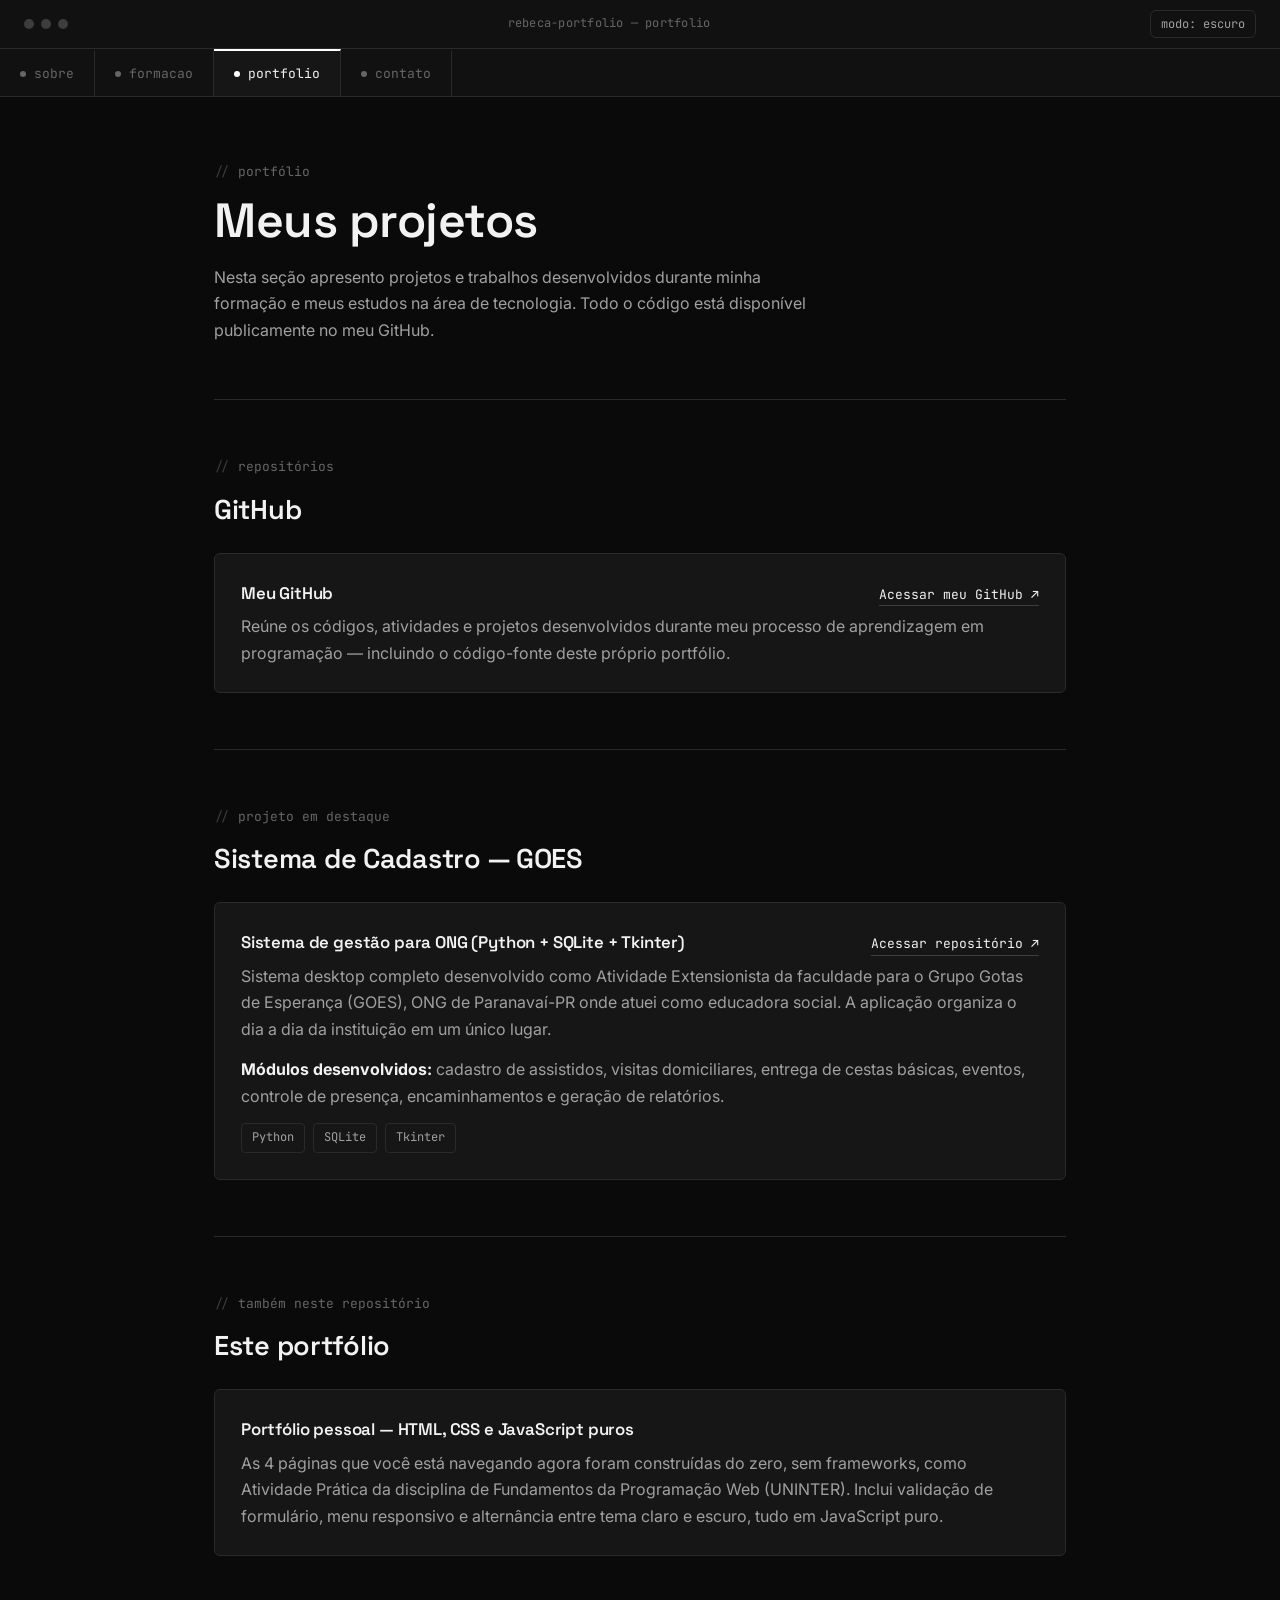
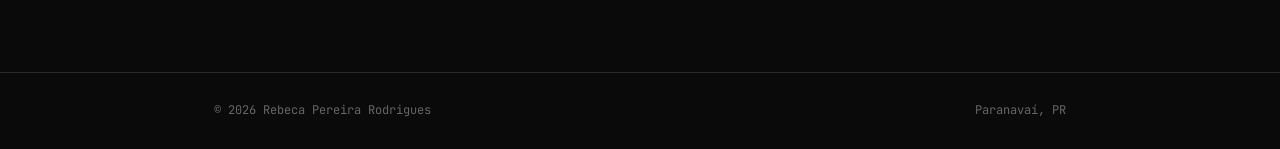
<file: index.html>
<!DOCTYPE html>
<html lang="pt-br">
<head>
  <meta charset="UTF-8">
  <meta name="viewport" content="width=device-width, initial-scale=1.0">
  <title>Rebeca Pereira Rodrigues — Portfólio</title>
  <meta name="description" content="Projetos e repositório GitHub de Rebeca Pereira Rodrigues.">

  <link rel="preconnect" href="https://fonts.googleapis.com">
  <link href="https://fonts.googleapis.com/css2?family=Space+Grotesk:wght@500;600;700&family=Inter:wght@400;500&family=JetBrains+Mono:wght@400;500&display=swap" rel="stylesheet">

  <link rel="stylesheet" href="style.css">
</head>
<body>

  <header class="editor-window">
    <div class="title-bar">
      <div class="dots"><span></span><span></span><span></span></div>
      <span class="path">rebeca-portfolio — portfolio</span>
      <button id="theme-toggle" class="theme-toggle" type="button">modo: escuro</button>
    </div>

    <div style="display:flex; align-items:center; justify-content:space-between;">
      <nav class="tab-bar" id="tab-bar">
        <a class="tab" href="sobre.html"><span class="dot"></span>sobre</a>
        <a class="tab" href="formacao.html"><span class="dot"></span>formacao</a>
        <a class="tab active" href="index.html"><span class="dot"></span>portfolio</a>
        <a class="tab" href="contato.html"><span class="dot"></span>contato</a>
      </nav>
      <button id="nav-toggle" class="nav-toggle" type="button" aria-expanded="false" aria-controls="tab-bar">menu ☰</button>
    </div>
  </header>

  <main>
    <div class="wrap">

      <section>
        <p class="section-label">portfólio</p>
        <h1 style="margin-bottom: 16px;">Meus projetos</h1>
        <p style="max-width: 60ch;">
          Nesta seção apresento projetos e trabalhos desenvolvidos durante minha
          formação e meus estudos na área de tecnologia. Todo o código está
          disponível publicamente no meu GitHub.
        </p>
      </section>

      <hr class="divider">

      <!-- ===================== GITHUB ===================== -->
      <section>
        <p class="section-label">repositórios</p>
        <h2>GitHub</h2>
        <div class="project-card">
          <div class="project-head">
            <h3>Meu GitHub</h3>
            <a class="project-link" href="https://github.com/rebecapereirarehb" target="_blank" rel="noopener">Acessar meu GitHub ↗</a>
          </div>
          <p>
            Reúne os códigos, atividades e projetos desenvolvidos durante meu
            processo de aprendizagem em programação — incluindo o código-fonte
            deste próprio portfólio.
          </p>
        </div>
      </section>

      <hr class="divider">

      <!-- ===================== PROJETO EM DESTAQUE ===================== -->
      <section>
        <p class="section-label">projeto em destaque</p>
        <h2>Sistema de Cadastro — GOES</h2>
        <div class="project-card">
          <div class="project-head">
            <h3>Sistema de gestão para ONG (Python + SQLite + Tkinter)</h3>
            <a class="project-link" href="https://github.com/rebecapereirarehb/Clinica-Reabilitar" target="_blank" rel="noopener">Acessar repositório ↗</a>
          </div>
          <p style="margin-bottom: 14px;">
            Sistema desktop completo desenvolvido como Atividade Extensionista da
            faculdade para o Grupo Gotas de Esperança (GOES), ONG de Paranavaí-PR
            onde atuei como educadora social. A aplicação organiza o dia a dia da
            instituição em um único lugar.
          </p>
          <p style="margin-bottom: 14px;">
            <strong style="color: var(--text);">Módulos desenvolvidos:</strong>
            cadastro de assistidos, visitas domiciliares, entrega de cestas
            básicas, eventos, controle de presença, encaminhamentos e geração de
            relatórios.
          </p>
          <div class="tag-list">
            <span class="tag">Python</span>
            <span class="tag">SQLite</span>
            <span class="tag">Tkinter</span>
          </div>
        </div>
      </section>

      <hr class="divider">

      <!-- ===================== ESTE PORTFÓLIO ===================== -->
      <section>
        <p class="section-label">também neste repositório</p>
        <h2>Este portfólio</h2>
        <div class="project-card">
          <div class="project-head">
            <h3>Portfólio pessoal — HTML, CSS e JavaScript puros</h3>
          </div>
          <p>
            As 4 páginas que você está navegando agora foram construídas do zero,
            sem frameworks, como Atividade Prática da disciplina de Fundamentos da
            Programação Web (UNINTER). Inclui validação de formulário, menu
            responsivo e alternância entre tema claro e escuro, tudo em
            JavaScript puro.
          </p>
        </div>
      </section>

    </div>
  </main>

  <footer>
    <div class="wrap">
      <p>© 2026 Rebeca Pereira Rodrigues</p>
      <p>Paranavaí, PR</p>
    </div>
  </footer>

  <script src="script.js"></script>
</body>
</html>
</file>
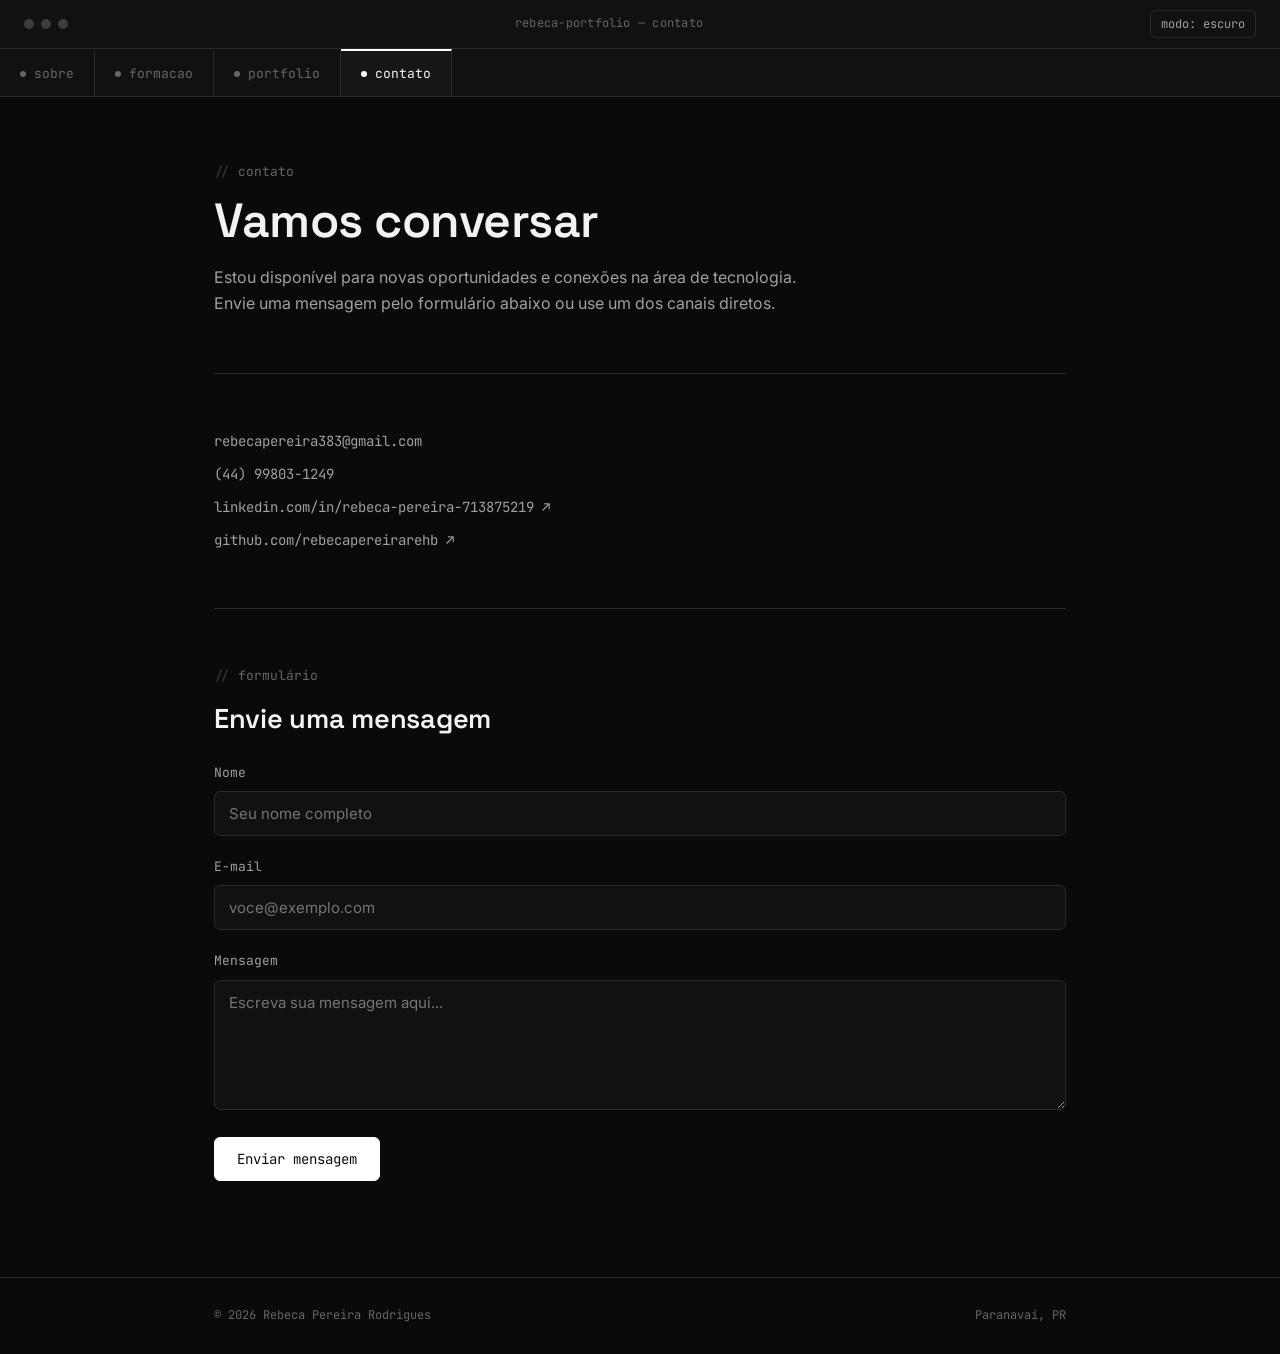
<file: contato.html>
<!DOCTYPE html>
<html lang="pt-br">
<head>
  <meta charset="UTF-8">
  <meta name="viewport" content="width=device-width, initial-scale=1.0">
  <title>Rebeca Pereira Rodrigues — Contato</title>
  <meta name="description" content="Fale com Rebeca Pereira Rodrigues.">

  <link rel="preconnect" href="https://fonts.googleapis.com">
  <link href="https://fonts.googleapis.com/css2?family=Space+Grotesk:wght@500;600;700&family=Inter:wght@400;500&family=JetBrains+Mono:wght@400;500&display=swap" rel="stylesheet">

  <link rel="stylesheet" href="style.css">
</head>
<body>

  <header class="editor-window">
    <div class="title-bar">
      <div class="dots"><span></span><span></span><span></span></div>
      <span class="path">rebeca-portfolio — contato</span>
      <button id="theme-toggle" class="theme-toggle" type="button">modo: escuro</button>
    </div>

    <div style="display:flex; align-items:center; justify-content:space-between;">
      <nav class="tab-bar" id="tab-bar">
        <a class="tab" href="sobre.html"><span class="dot"></span>sobre</a>
        <a class="tab" href="formacao.html"><span class="dot"></span>formacao</a>
        <a class="tab" href="index.html"><span class="dot"></span>portfolio</a>
        <a class="tab active" href="contato.html"><span class="dot"></span>contato</a>
      </nav>
      <button id="nav-toggle" class="nav-toggle" type="button" aria-expanded="false" aria-controls="tab-bar">menu ☰</button>
    </div>
  </header>

  <main>
    <div class="wrap">

      <section>
        <p class="section-label">contato</p>
        <h1 style="margin-bottom: 16px;">Vamos conversar</h1>
        <p style="max-width: 60ch;">
          Estou disponível para novas oportunidades e conexões na área de
          tecnologia. Envie uma mensagem pelo formulário abaixo ou use um dos
          canais diretos.
        </p>
      </section>

      <hr class="divider">

      <!-- ===================== CANAIS DIRETOS ===================== -->
      <section>
        <div class="contact-info">
          <a href="mailto:rebecapereira383@gmail.com">rebecapereira383@gmail.com</a>
          <span>(44) 99803-1249</span>
          <a href="https://linkedin.com/in/rebeca-pereira-713875219" target="_blank" rel="noopener">linkedin.com/in/rebeca-pereira-713875219 ↗</a>
          <a href="https://github.com/rebecapereirarehb" target="_blank" rel="noopener">github.com/rebecapereirarehb ↗</a>
        </div>
      </section>

      <hr class="divider">

      <!-- ===================== FORMULÁRIO DE CONTATO ===================== -->
      <section>
        <p class="section-label">formulário</p>
        <h2>Envie uma mensagem</h2>

        <!-- 
          Formulário validado em JavaScript (script.js):
          - nome, e-mail e mensagem são obrigatórios
          - o e-mail precisa ter um formato válido (usuario@dominio.com)
          - o envio é simulado (não há back-end real nesta atividade)
        -->
        <form id="contact-form" novalidate>
          <div class="form-group">
            <label for="name">Nome</label>
            <input type="text" id="name" name="name" placeholder="Seu nome completo">
            <p class="field-error" id="name-error"></p>
          </div>

          <div class="form-group">
            <label for="email">E-mail</label>
            <input type="email" id="email" name="email" placeholder="voce@exemplo.com">
            <p class="field-error" id="email-error"></p>
          </div>

          <div class="form-group">
            <label for="message">Mensagem</label>
            <textarea id="message" name="message" placeholder="Escreva sua mensagem aqui..."></textarea>
            <p class="field-error" id="message-error"></p>
          </div>

          <button type="submit" class="btn-primary">Enviar mensagem</button>

          <p class="form-feedback" id="form-feedback" role="status" aria-live="polite"></p>
        </form>
      </section>

    </div>
  </main>

  <footer>
    <div class="wrap">
      <p>© 2026 Rebeca Pereira Rodrigues</p>
      <p>Paranavaí, PR</p>
    </div>
  </footer>

  <script src="script.js"></script>
</body>
</html>
</file>
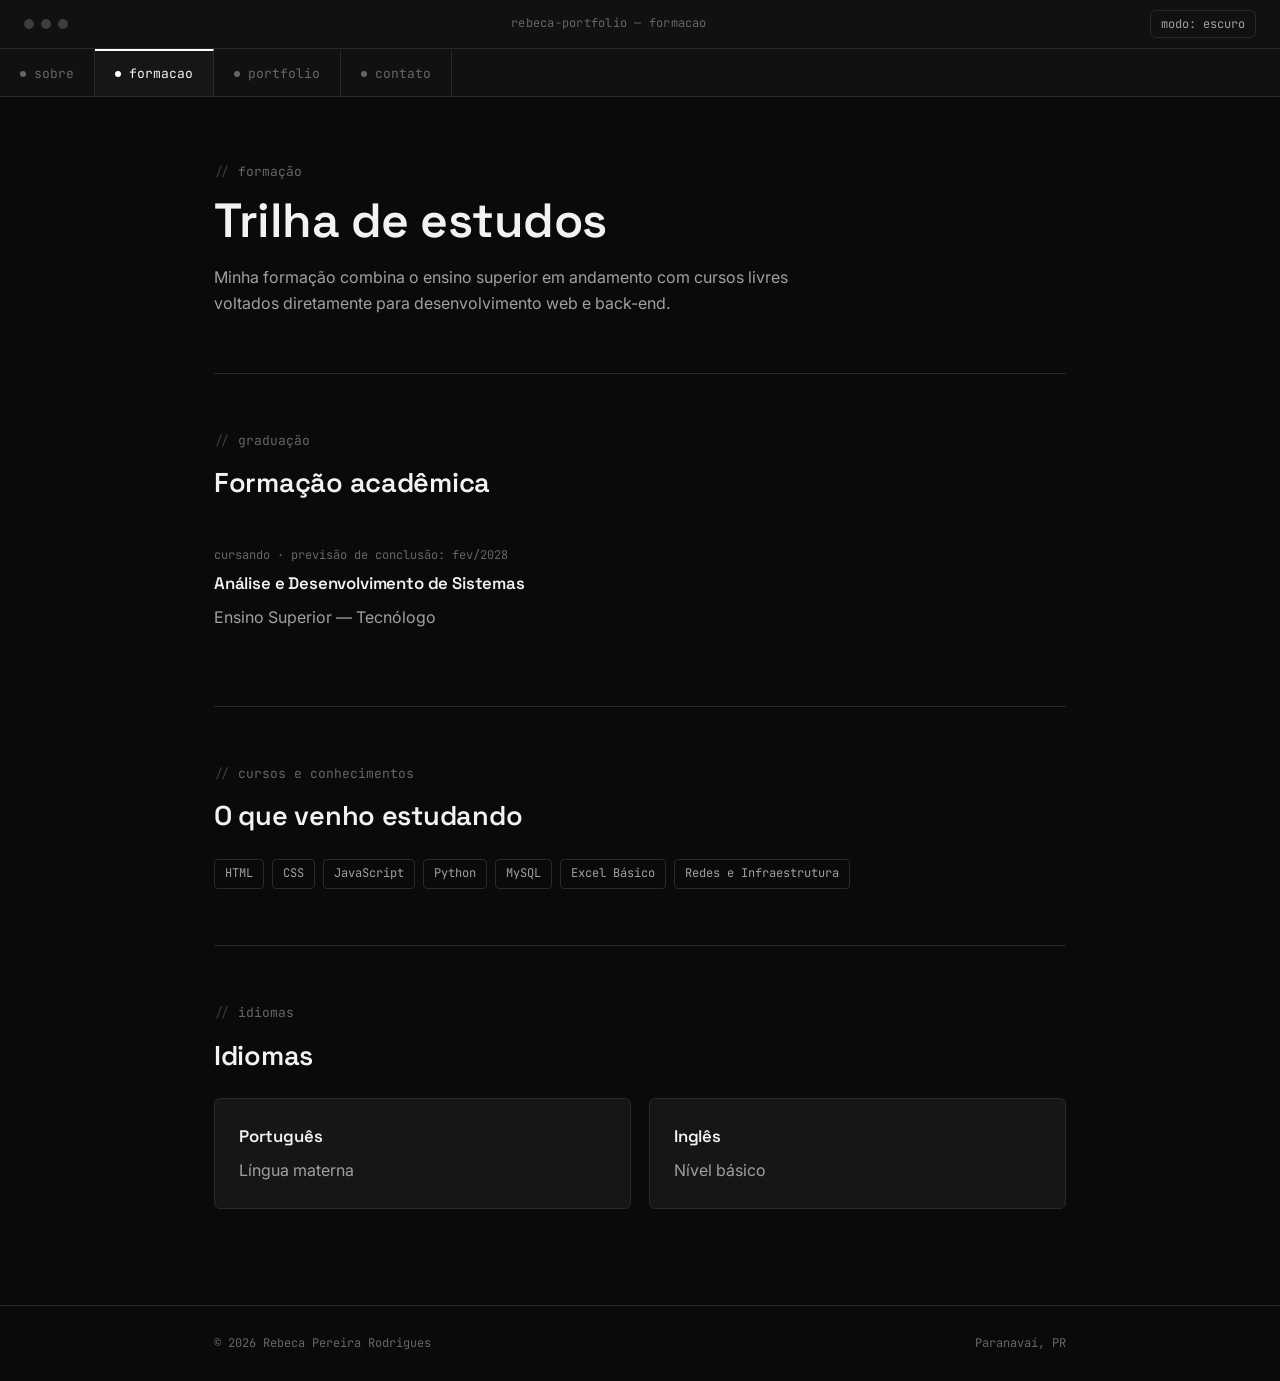
<file: formacao.html>
<!DOCTYPE html>
<html lang="pt-br">
<head>
  <meta charset="UTF-8">
  <meta name="viewport" content="width=device-width, initial-scale=1.0">
  <title>Rebeca Pereira Rodrigues — Formação</title>
  <meta name="description" content="Formação acadêmica, cursos e idiomas de Rebeca Pereira Rodrigues.">

  <link rel="preconnect" href="https://fonts.googleapis.com">
  <link href="https://fonts.googleapis.com/css2?family=Space+Grotesk:wght@500;600;700&family=Inter:wght@400;500&family=JetBrains+Mono:wght@400;500&display=swap" rel="stylesheet">

  <link rel="stylesheet" href="style.css">
</head>
<body>

  <header class="editor-window">
    <div class="title-bar">
      <div class="dots"><span></span><span></span><span></span></div>
      <span class="path">rebeca-portfolio — formacao</span>
      <button id="theme-toggle" class="theme-toggle" type="button">modo: escuro</button>
    </div>

    <div style="display:flex; align-items:center; justify-content:space-between;">
      <nav class="tab-bar" id="tab-bar">
        <a class="tab" href="sobre.html"><span class="dot"></span>sobre</a>
        <a class="tab active" href="formacao.html"><span class="dot"></span>formacao</a>
        <a class="tab" href="index.html"><span class="dot"></span>portfolio</a>
        <a class="tab" href="contato.html"><span class="dot"></span>contato</a>
      </nav>
      <button id="nav-toggle" class="nav-toggle" type="button" aria-expanded="false" aria-controls="tab-bar">menu ☰</button>
    </div>
  </header>

  <main>
    <div class="wrap">

      <section>
        <p class="section-label">formação</p>
        <h1 style="margin-bottom: 16px;">Trilha de estudos</h1>
        <p style="max-width: 60ch;">
          Minha formação combina o ensino superior em andamento com cursos livres
          voltados diretamente para desenvolvimento web e back-end.
        </p>
      </section>

      <hr class="divider">

      <!-- ===================== FORMAÇÃO ACADÊMICA ===================== -->
      <section>
        <p class="section-label">graduação</p>
        <h2>Formação acadêmica</h2>
        <div class="timeline-item">
          <p class="meta">cursando · previsão de conclusão: fev/2028</p>
          <h3>Análise e Desenvolvimento de Sistemas</h3>
          <p>Ensino Superior — Tecnólogo</p>
        </div>
      </section>

      <hr class="divider">

      <!-- ===================== CURSOS E CONHECIMENTOS ===================== -->
      <section>
        <p class="section-label">cursos e conhecimentos</p>
        <h2>O que venho estudando</h2>
        <div class="tag-list">
          <span class="tag">HTML</span>
          <span class="tag">CSS</span>
          <span class="tag">JavaScript</span>
          <span class="tag">Python</span>
          <span class="tag">MySQL</span>
          <span class="tag">Excel Básico</span>
          <span class="tag">Redes e Infraestrutura</span>
        </div>
      </section>

      <hr class="divider">

      <!-- ===================== IDIOMAS ===================== -->
      <section>
        <p class="section-label">idiomas</p>
        <h2>Idiomas</h2>
        <div class="grid-2">
          <div class="card">
            <h3>Português</h3>
            <p>Língua materna</p>
          </div>
          <div class="card">
            <h3>Inglês</h3>
            <p>Nível básico</p>
          </div>
        </div>
      </section>

    </div>
  </main>

  <footer>
    <div class="wrap">
      <p>© 2026 Rebeca Pereira Rodrigues</p>
      <p>Paranavaí, PR</p>
    </div>
  </footer>

  <script src="script.js"></script>
</body>
</html>
</file>
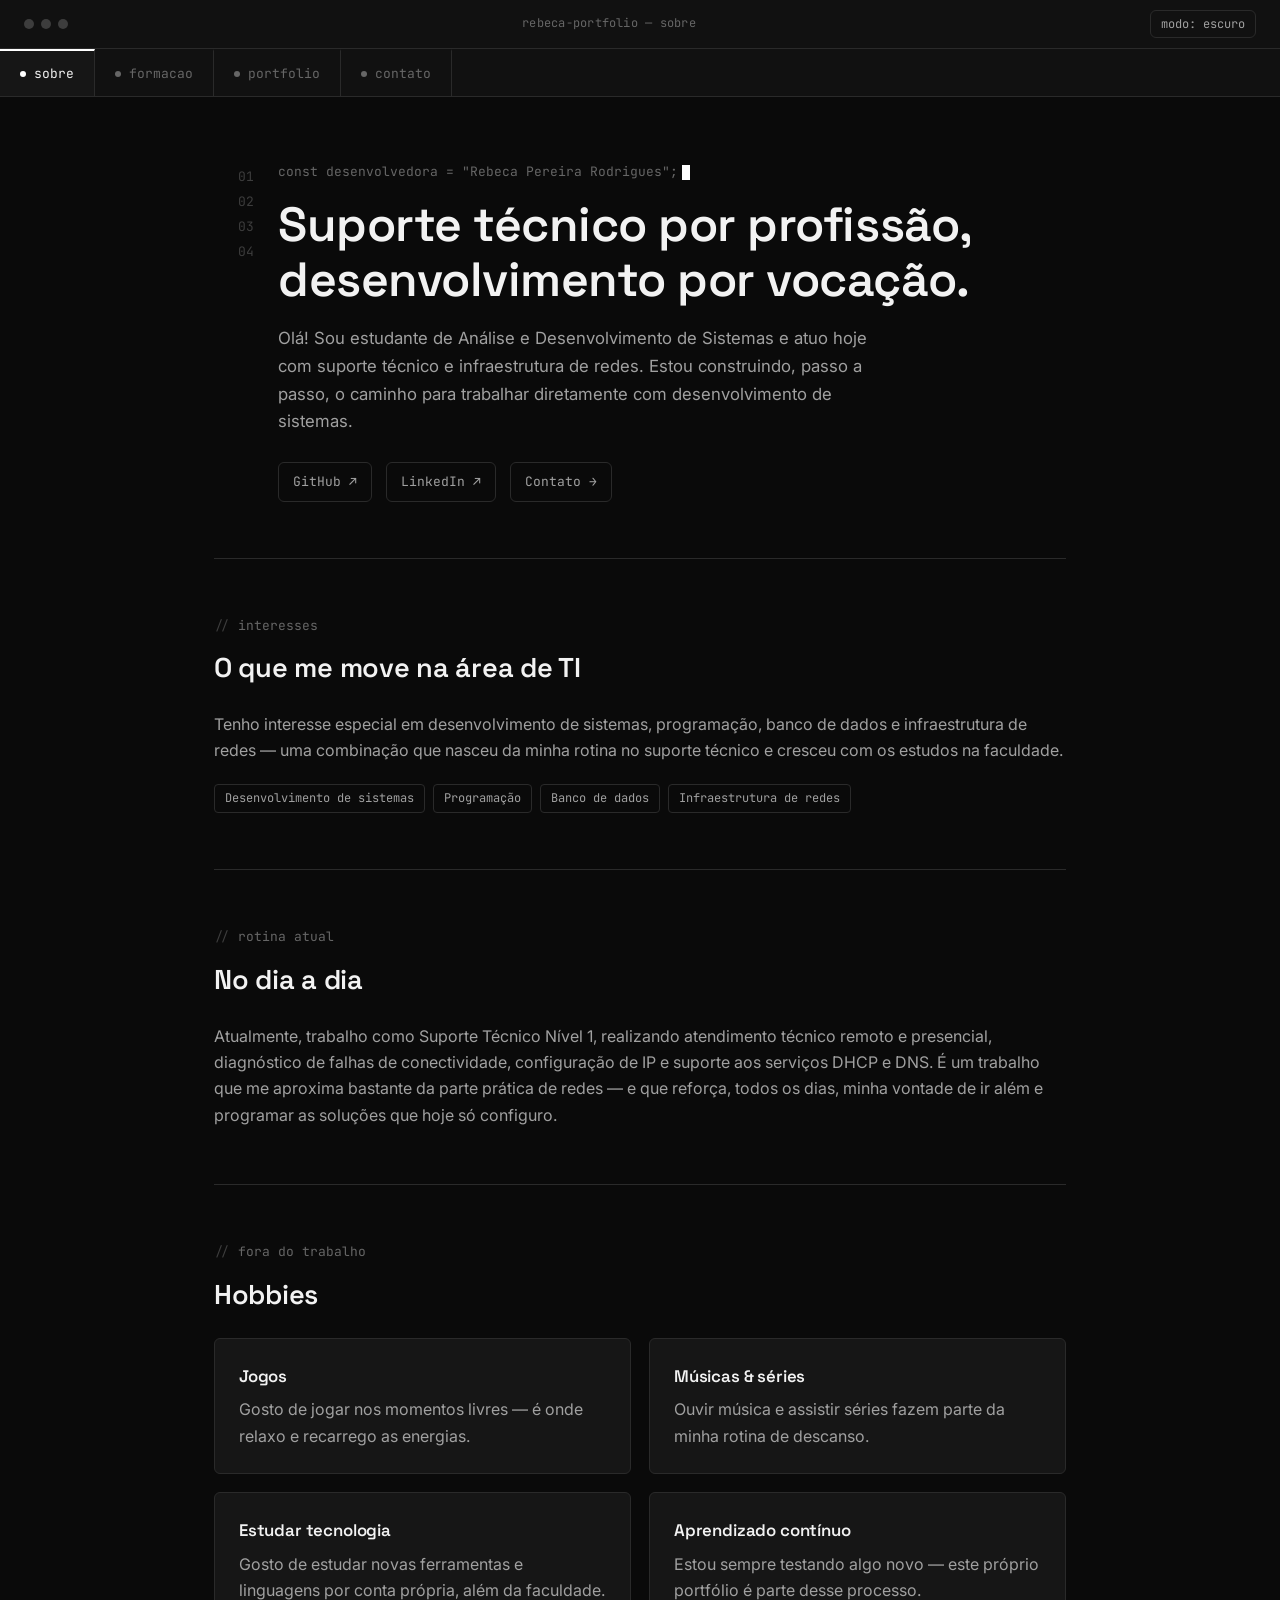
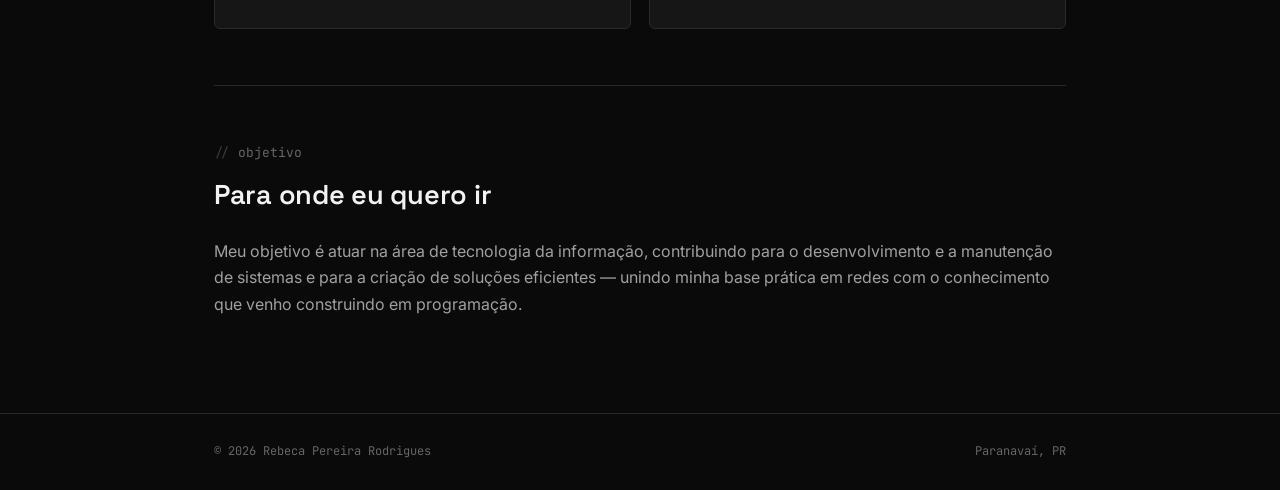
<file: sobre.html>
<!DOCTYPE html>
<html lang="pt-br">
<head>
  <meta charset="UTF-8">
  <meta name="viewport" content="width=device-width, initial-scale=1.0">
  <title>Rebeca Pereira Rodrigues — Sobre mim</title>
  <meta name="description" content="Portfólio pessoal de Rebeca Pereira Rodrigues, estudante de Análise e Desenvolvimento de Sistemas.">

  <!-- Fontes: Space Grotesk (títulos), Inter (texto), JetBrains Mono (labels/código) -->
  <link rel="preconnect" href="https://fonts.googleapis.com">
  <link href="https://fonts.googleapis.com/css2?family=Space+Grotesk:wght@500;600;700&family=Inter:wght@400;500&family=JetBrains+Mono:wght@400;500&display=swap" rel="stylesheet">

  <link rel="stylesheet" href="style.css">
</head>
<body>

  <!-- ===================== JANELA DO EDITOR / MENU ===================== -->
  <header class="editor-window">
    <div class="title-bar">
      <div class="dots"><span></span><span></span><span></span></div>
      <span class="path">rebeca-portfolio — sobre</span>
      <button id="theme-toggle" class="theme-toggle" type="button">modo: escuro</button>
    </div>

    <div style="display:flex; align-items:center; justify-content:space-between;">
      <!-- Menu principal: mesmo em todas as páginas -->
      <nav class="tab-bar" id="tab-bar">
        <a class="tab active" href="sobre.html"><span class="dot"></span>sobre</a>
        <a class="tab" href="formacao.html"><span class="dot"></span>formacao</a>
        <a class="tab" href="index.html"><span class="dot"></span>portfolio</a>
        <a class="tab" href="contato.html"><span class="dot"></span>contato</a>
      </nav>
      <button id="nav-toggle" class="nav-toggle" type="button" aria-expanded="false" aria-controls="tab-bar">menu ☰</button>
    </div>
  </header>

  <main>
    <div class="wrap">

      <!-- ===================== HERO / APRESENTAÇÃO ===================== -->
      <!-- Sem foto, conforme pedido — a "gutter" imita números de linha de um editor de código -->
      <section class="hero">
        <div class="gutter" aria-hidden="true">01<br>02<br>03<br>04</div>
        <div class="hero-content">
          <p class="kicker">const desenvolvedora = "Rebeca Pereira Rodrigues";<span class="cursor"></span></p>
          <h1>Suporte técnico por profissão,<br>desenvolvimento por vocação.</h1>
          <p class="lead">
            Olá! Sou estudante de Análise e Desenvolvimento de Sistemas e atuo hoje
            com suporte técnico e infraestrutura de redes. Estou construindo, passo a
            passo, o caminho para trabalhar diretamente com desenvolvimento de sistemas.
          </p>

          <div class="socials">
            <a href="https://github.com/rebecapereirarehb" target="_blank" rel="noopener">GitHub ↗</a>
            <a href="https://linkedin.com/in/rebeca-pereira-713875219" target="_blank" rel="noopener">LinkedIn ↗</a>
            <a href="contato.html">Contato →</a>
          </div>
        </div>
      </section>

      <hr class="divider">

      <!-- ===================== INTERESSES EM TECNOLOGIA ===================== -->
      <section>
        <p class="section-label">interesses</p>
        <h2>O que me move na área de TI</h2>
        <p style="margin-bottom: 20px;">
          Tenho interesse especial em desenvolvimento de sistemas, programação,
          banco de dados e infraestrutura de redes — uma combinação que nasceu da
          minha rotina no suporte técnico e cresceu com os estudos na faculdade.
        </p>
        <div class="tag-list">
          <span class="tag">Desenvolvimento de sistemas</span>
          <span class="tag">Programação</span>
          <span class="tag">Banco de dados</span>
          <span class="tag">Infraestrutura de redes</span>
        </div>
      </section>

      <hr class="divider">

      <!-- ===================== ROTINA ATUAL ===================== -->
      <section>
        <p class="section-label">rotina atual</p>
        <h2>No dia a dia</h2>
        <p>
          Atualmente, trabalho como Suporte Técnico Nível 1, realizando atendimento
          técnico remoto e presencial, diagnóstico de falhas de conectividade,
          configuração de IP e suporte aos serviços DHCP e DNS. É um trabalho que me
          aproxima bastante da parte prática de redes — e que reforça, todos os dias,
          minha vontade de ir além e programar as soluções que hoje só configuro.
        </p>
      </section>

      <hr class="divider">

      <!-- ===================== HOBBIES ===================== -->
      <section>
        <p class="section-label">fora do trabalho</p>
        <h2>Hobbies</h2>
        <div class="grid-2">
          <div class="card">
            <h3>Jogos</h3>
            <p>Gosto de jogar nos momentos livres — é onde relaxo e recarrego as energias.</p>
          </div>
          <div class="card">
            <h3>Músicas &amp; séries</h3>
            <p>Ouvir música e assistir séries fazem parte da minha rotina de descanso.</p>
          </div>
          <div class="card">
            <h3>Estudar tecnologia</h3>
            <p>Gosto de estudar novas ferramentas e linguagens por conta própria, além da faculdade.</p>
          </div>
          <div class="card">
            <h3>Aprendizado contínuo</h3>
            <p>Estou sempre testando algo novo — este próprio portfólio é parte desse processo.</p>
          </div>
        </div>
      </section>

      <hr class="divider">

      <!-- ===================== OBJETIVO PROFISSIONAL ===================== -->
      <section>
        <p class="section-label">objetivo</p>
        <h2>Para onde eu quero ir</h2>
        <p>
          Meu objetivo é atuar na área de tecnologia da informação, contribuindo para
          o desenvolvimento e a manutenção de sistemas e para a criação de soluções
          eficientes — unindo minha base prática em redes com o conhecimento que
          venho construindo em programação.
        </p>
      </section>

    </div>
  </main>

  <!-- ===================== RODAPÉ ===================== -->
  <footer>
    <div class="wrap">
      <p>© 2026 Rebeca Pereira Rodrigues</p>
      <p>Paranavaí, PR</p>
    </div>
  </footer>

  <script src="script.js"></script>
</body>
</html>
</file>
<file: style.css>
/* ===================================================================
   PORTFÓLIO — REBECA PEREIRA RODRIGUES
   Conceito visual: a página imita a janela de um editor de código
   (abas de arquivo, gutter com números de linha, terminal), já que
   todo o site foi construído no VS Code. Paleta estritamente em
   preto, cinza e branco — sem fotos, sem cores de destaque.
   =================================================================== */

/* ---------- Tokens de design (tema escuro = padrão) ---------- */
:root {
  --bg: #0a0a0a;
  --bg-alt: #111111;
  --surface: #161616;
  --surface-hover: #1e1e1e;
  --border: #2a2a2a;
  --border-strong: #3d3d3d;
  --text: #f2f2f2;
  --text-dim: #a0a0a0;
  --text-faint: #666666;
  --white: #ffffff;

  --font-display: "Space Grotesk", "Segoe UI", sans-serif;
  --font-body: "Inter", "Segoe UI", sans-serif;
  --font-mono: "JetBrains Mono", "Consolas", monospace;

  --radius: 6px;
  --transition: 0.2s ease;
}

/* ---------- Tema claro (alternável via JS) ---------- */
[data-theme="light"] {
  --bg: #f4f4f4;
  --bg-alt: #ffffff;
  --surface: #ffffff;
  --surface-hover: #ececec;
  --border: #d9d9d9;
  --border-strong: #bdbdbd;
  --text: #101010;
  --text-dim: #4b4b4b;
  --text-faint: #7a7a7a;
  --white: #000000;
}

/* ---------- Reset básico ---------- */
* { margin: 0; padding: 0; box-sizing: border-box; }

html { scroll-behavior: smooth; }

body {
  background: var(--bg);
  color: var(--text);
  font-family: var(--font-body);
  line-height: 1.65;
  font-size: 16px;
  transition: background var(--transition), color var(--transition);
}

a { color: inherit; text-decoration: none; }
ul { list-style: none; }
img { max-width: 100%; display: block; }

.wrap {
  max-width: 900px;
  margin: 0 auto;
  padding: 0 24px;
}

/* Foco visível para acessibilidade / navegação por teclado */
a:focus-visible, button:focus-visible, input:focus-visible, textarea:focus-visible {
  outline: 2px solid var(--white);
  outline-offset: 3px;
}

/* ===================================================================
   JANELA DO EDITOR (header) — barra de título + abas de arquivo
   =================================================================== */
.editor-window {
  border-bottom: 1px solid var(--border);
  background: var(--bg-alt);
  position: sticky;
  top: 0;
  z-index: 50;
}

.title-bar {
  display: flex;
  align-items: center;
  justify-content: space-between;
  padding: 10px 24px;
  border-bottom: 1px solid var(--border);
}

.title-bar .dots { display: flex; gap: 7px; }
.title-bar .dots span {
  width: 10px;
  height: 10px;
  border-radius: 50%;
  background: var(--border-strong);
}

.title-bar .path {
  font-family: var(--font-mono);
  font-size: 12px;
  color: var(--text-faint);
  letter-spacing: 0.02em;
}

.theme-toggle {
  font-family: var(--font-mono);
  font-size: 12px;
  color: var(--text-dim);
  background: transparent;
  border: 1px solid var(--border);
  border-radius: var(--radius);
  padding: 5px 10px;
  cursor: pointer;
  transition: border-color var(--transition), color var(--transition);
}
.theme-toggle:hover { border-color: var(--border-strong); color: var(--text); }

/* Abas de arquivo = menu de navegação */
.tab-bar {
  display: flex;
  overflow-x: auto;
  scrollbar-width: none;
}
.tab-bar::-webkit-scrollbar { display: none; }

.tab {
  display: flex;
  align-items: center;
  gap: 8px;
  padding: 12px 20px;
  font-family: var(--font-mono);
  font-size: 13px;
  color: var(--text-faint);
  border-right: 1px solid var(--border);
  white-space: nowrap;
  border-top: 2px solid transparent;
  transition: color var(--transition), background var(--transition);
}

.tab:hover { color: var(--text-dim); background: var(--surface-hover); }

.tab .dot {
  width: 6px;
  height: 6px;
  border-radius: 50%;
  background: var(--text-faint);
}

.tab.active {
  color: var(--text);
  background: var(--surface);
  border-top-color: var(--white);
}
.tab.active .dot { background: var(--white); }

/* Botão hambúrguer (mobile) */
.nav-toggle {
  display: none;
  background: transparent;
  border: 1px solid var(--border);
  color: var(--text);
  font-family: var(--font-mono);
  font-size: 12px;
  padding: 6px 10px;
  border-radius: var(--radius);
  cursor: pointer;
}

/* ===================================================================
   LAYOUT GERAL DE SEÇÃO
   =================================================================== */
main { padding: 64px 0 96px; }

.section-label {
  font-family: var(--font-mono);
  font-size: 13px;
  color: var(--text-faint);
  margin-bottom: 10px;
}
.section-label::before { content: "// "; color: var(--border-strong); }

h1, h2, h3 {
  font-family: var(--font-display);
  font-weight: 600;
  letter-spacing: -0.01em;
  color: var(--text);
}

h1 { font-size: clamp(2rem, 5vw, 3rem); line-height: 1.15; }
h2 { font-size: 1.7rem; margin-bottom: 20px; }
h3 { font-size: 1.05rem; margin-bottom: 6px; }

p { color: var(--text-dim); }

.divider {
  border: none;
  border-top: 1px solid var(--border);
  margin: 56px 0;
}

/* ===================================================================
   HERO (com "gutter" de números de linha, estilo editor)
   =================================================================== */
.hero {
  display: grid;
  grid-template-columns: 40px 1fr;
  gap: 24px;
  margin-bottom: 8px;
}

.hero .gutter {
  font-family: var(--font-mono);
  font-size: 13px;
  color: var(--border-strong);
  text-align: right;
  padding-top: 4px;
  user-select: none;
  line-height: 1.9;
}

.hero-content .kicker {
  font-family: var(--font-mono);
  font-size: 13px;
  color: var(--text-faint);
  margin-bottom: 14px;
}
.hero-content .kicker .cursor {
  display: inline-block;
  width: 8px;
  height: 15px;
  background: var(--white);
  margin-left: 4px;
  vertical-align: middle;
  animation: blink 1.1s step-end infinite;
}
@keyframes blink { 50% { opacity: 0; } }

.hero-content h1 { margin-bottom: 18px; }
.hero-content .lead { font-size: 1.05rem; max-width: 55ch; }

.hero-content .socials {
  display: flex;
  gap: 14px;
  margin-top: 26px;
  flex-wrap: wrap;
}
.hero-content .socials a {
  font-family: var(--font-mono);
  font-size: 13px;
  color: var(--text-dim);
  border: 1px solid var(--border);
  border-radius: var(--radius);
  padding: 8px 14px;
  transition: border-color var(--transition), color var(--transition), background var(--transition);
}
.hero-content .socials a:hover {
  color: var(--text);
  border-color: var(--border-strong);
  background: var(--surface);
}

/* ===================================================================
   CARDS / BLOCOS
   =================================================================== */
.card {
  background: var(--surface);
  border: 1px solid var(--border);
  border-radius: var(--radius);
  padding: 24px;
}

.grid-2 {
  display: grid;
  grid-template-columns: 1fr 1fr;
  gap: 18px;
}

.tag-list {
  display: flex;
  flex-wrap: wrap;
  gap: 8px;
  margin-top: 12px;
}
.tag {
  font-family: var(--font-mono);
  font-size: 12px;
  color: var(--text-dim);
  border: 1px solid var(--border);
  border-radius: 4px;
  padding: 4px 10px;
}

.timeline-item {
  padding: 20px 0;
  border-bottom: 1px solid var(--border);
}
.timeline-item:last-child { border-bottom: none; }
.timeline-item .meta {
  font-family: var(--font-mono);
  font-size: 12px;
  color: var(--text-faint);
  margin-bottom: 4px;
}

/* ===================================================================
   PORTFÓLIO (projetos)
   =================================================================== */
.project-card {
  background: var(--surface);
  border: 1px solid var(--border);
  border-radius: var(--radius);
  padding: 26px;
  margin-bottom: 20px;
  transition: border-color var(--transition);
}
.project-card:hover { border-color: var(--border-strong); }

.project-card .project-head {
  display: flex;
  justify-content: space-between;
  align-items: baseline;
  gap: 16px;
  flex-wrap: wrap;
}

.project-card .project-link {
  font-family: var(--font-mono);
  font-size: 13px;
  color: var(--text);
  border-bottom: 1px solid var(--border-strong);
  white-space: nowrap;
}
.project-card .project-link:hover { color: var(--text-dim); }

.btn-primary {
  display: inline-block;
  font-family: var(--font-mono);
  font-size: 14px;
  color: var(--bg);
  background: var(--white);
  padding: 12px 22px;
  border-radius: var(--radius);
  border: 1px solid var(--white);
  cursor: pointer;
  transition: opacity var(--transition);
}
.btn-primary:hover { opacity: 0.85; }

/* ===================================================================
   FORMULÁRIO DE CONTATO
   =================================================================== */
.form-group { margin-bottom: 20px; }

.form-group label {
  display: block;
  font-family: var(--font-mono);
  font-size: 13px;
  color: var(--text-dim);
  margin-bottom: 8px;
}

.form-group input,
.form-group textarea {
  width: 100%;
  background: var(--bg-alt);
  border: 1px solid var(--border);
  border-radius: var(--radius);
  color: var(--text);
  font-family: var(--font-body);
  font-size: 15px;
  padding: 12px 14px;
  transition: border-color var(--transition);
}
.form-group input:focus,
.form-group textarea:focus {
  border-color: var(--border-strong);
  outline: none;
}

.form-group textarea { resize: vertical; min-height: 130px; }

.field-error {
  font-family: var(--font-mono);
  font-size: 12px;
  color: var(--text);
  background: var(--surface);
  border-left: 2px solid var(--white);
  padding: 4px 10px;
  margin-top: 6px;
  display: none;
}
.field-error.show { display: block; }

.form-feedback {
  margin-top: 20px;
  padding: 14px 16px;
  border-radius: var(--radius);
  font-family: var(--font-mono);
  font-size: 14px;
  border: 1px solid var(--border-strong);
  background: var(--surface);
  display: none;
}
.form-feedback.show { display: block; }

.contact-info {
  display: flex;
  flex-direction: column;
  gap: 10px;
  margin-bottom: 40px;
}
.contact-info a, .contact-info span {
  font-family: var(--font-mono);
  font-size: 14px;
  color: var(--text-dim);
}

/* ===================================================================
   FOOTER
   =================================================================== */
footer {
  border-top: 1px solid var(--border);
  padding: 28px 0;
}
footer .wrap {
  display: flex;
  justify-content: space-between;
  align-items: center;
  flex-wrap: wrap;
  gap: 10px;
}
footer p {
  font-family: var(--font-mono);
  font-size: 12px;
  color: var(--text-faint);
}

/* ===================================================================
   RESPONSIVO
   =================================================================== */
@media (max-width: 720px) {
  .grid-2 { grid-template-columns: 1fr; }
  .hero { grid-template-columns: 1fr; }
  .hero .gutter { display: none; }

  .nav-toggle { display: inline-block; }

  .tab-bar {
    display: none;
    flex-direction: column;
    width: 100%;
  }
  .tab-bar.open { display: flex; }
  .tab {
    border-right: none;
    border-bottom: 1px solid var(--border);
    border-top: none;
    border-left: 2px solid transparent;
  }
  .tab.active { border-left-color: var(--white); border-top: none; }

  .title-bar { flex-wrap: wrap; gap: 10px; }
}
</file>
